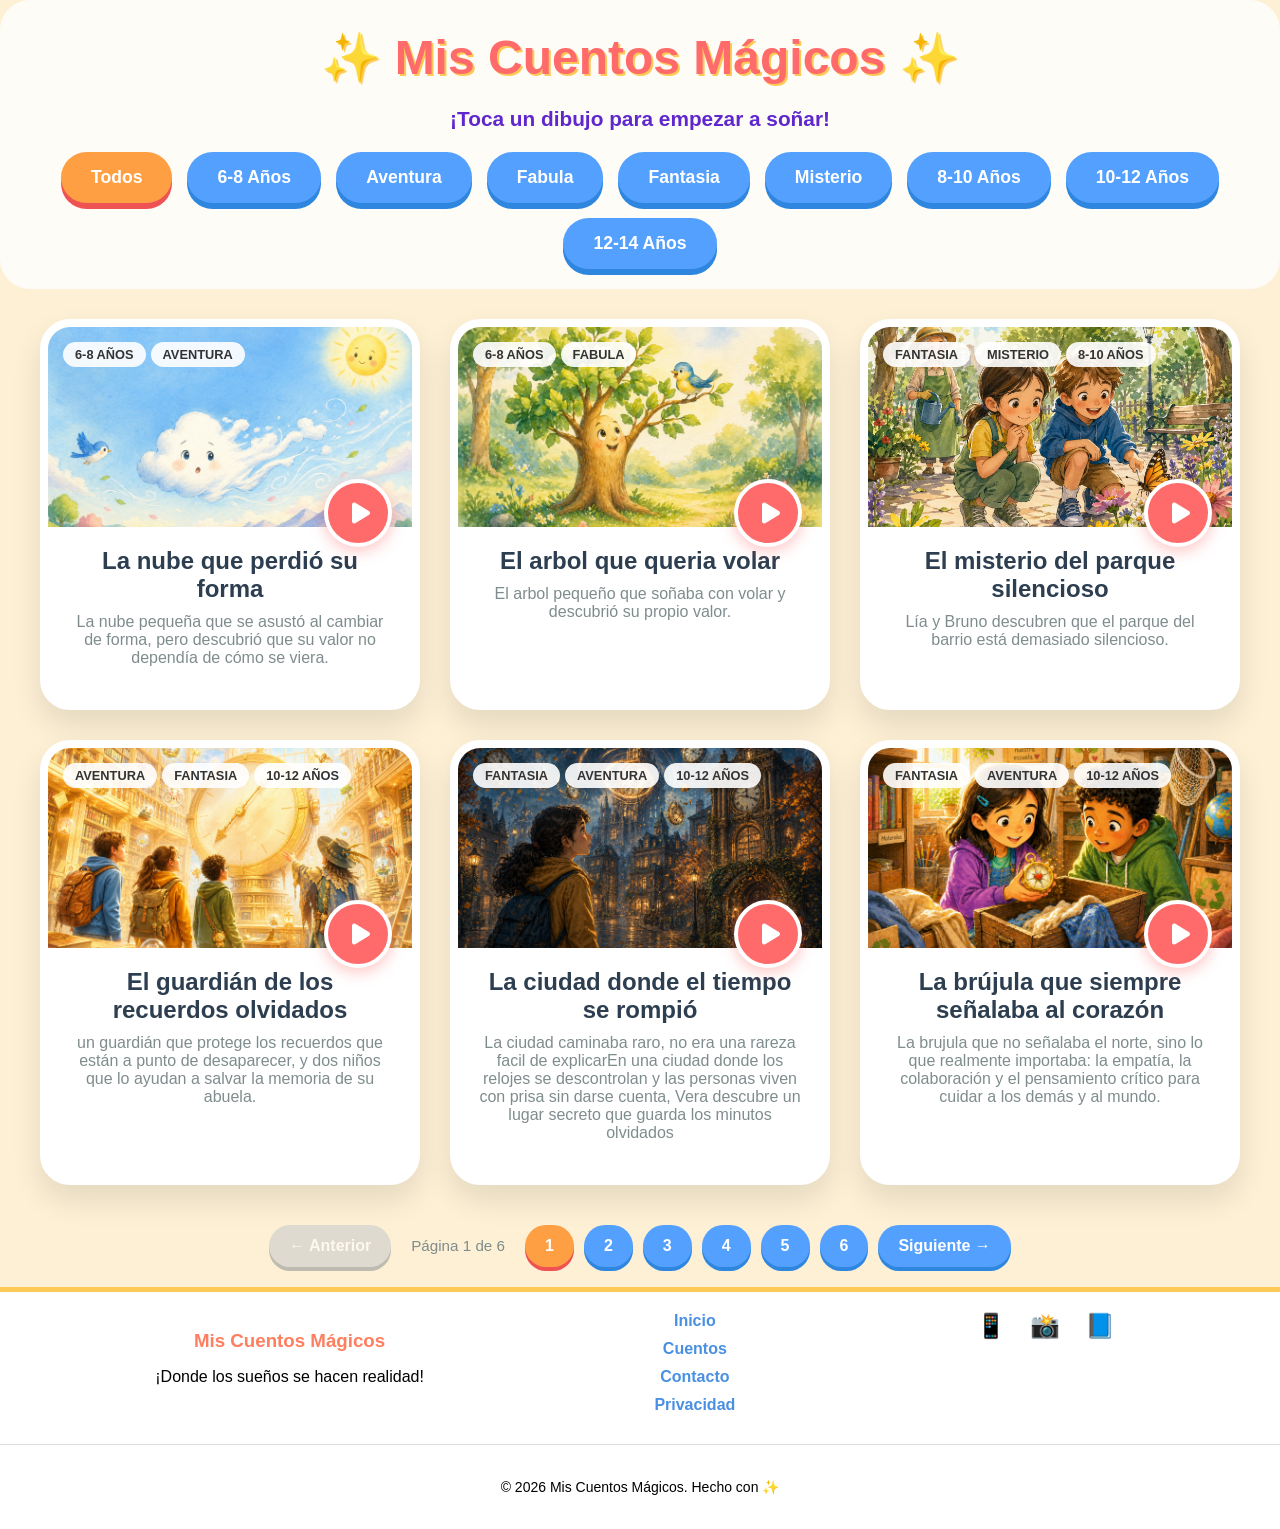
<file: index.html>
<!DOCTYPE html>
<html lang="es">
<head>
    <meta charset="UTF-8">
    <meta name="viewport" content="width=device-width, initial-scale=1.0">
    <title>¡Mundo de Cuentos Mágicos!</title>
    <link rel="stylesheet" href="./styles/style.css">
    <link rel="stylesheet" href="https://cdnjs.cloudflare.com/ajax/libs/font-awesome/6.0.0/css/all.min.css">
</head>
<body>

    <header class="cabecera-infantil">
        <h1 class="titulo-animado">✨ Mis Cuentos Mágicos ✨</h1>
        <p class="subtitulo">¡Toca un dibujo para empezar a soñar!</p>
        
        <nav id="menu-categorias" class="nube-botones">
            </nav>
    </header>

    <main id="contenedor-cuentos" class="rejilla-grafica">
        </main>

    <nav id="paginacion" class="paginacion-controles">
        </nav>

    <div id="modal-cuento" class="modal-libro">
        <div class="contenido-libro">
            <span class="cerrar-libro">&times;</span>
            <div id="modal-cuerpo">
                </div>
        </div>
    </div>
<footer class="footer-magico">
  <div class="footer-content">
    <div class="footer-section">
      <h3>Mis Cuentos Mágicos</h3>
      <p>¡Donde los sueños se hacen realidad!</p>
    </div>
    
    <div class="footer-links">
      <a href="index.html">Inicio</a>
      <a href="index.html">Cuentos</a>
      <a href="contacto.html">Contacto</a>
      <a href="privacidad.html">Privacidad</a>
    </div>

    <div class="footer-social">
      <span>📱</span>
      <span>📸</span>
      <span>📘</span>
    </div>
  </div>
  
  <div class="footer-bottom">
    <p>&copy; 2026 Mis Cuentos Mágicos. Hecho con ✨</p>
  </div>
</footer>
    <script src="./scripts/script.js"></script>
</body>
</html>
</file>
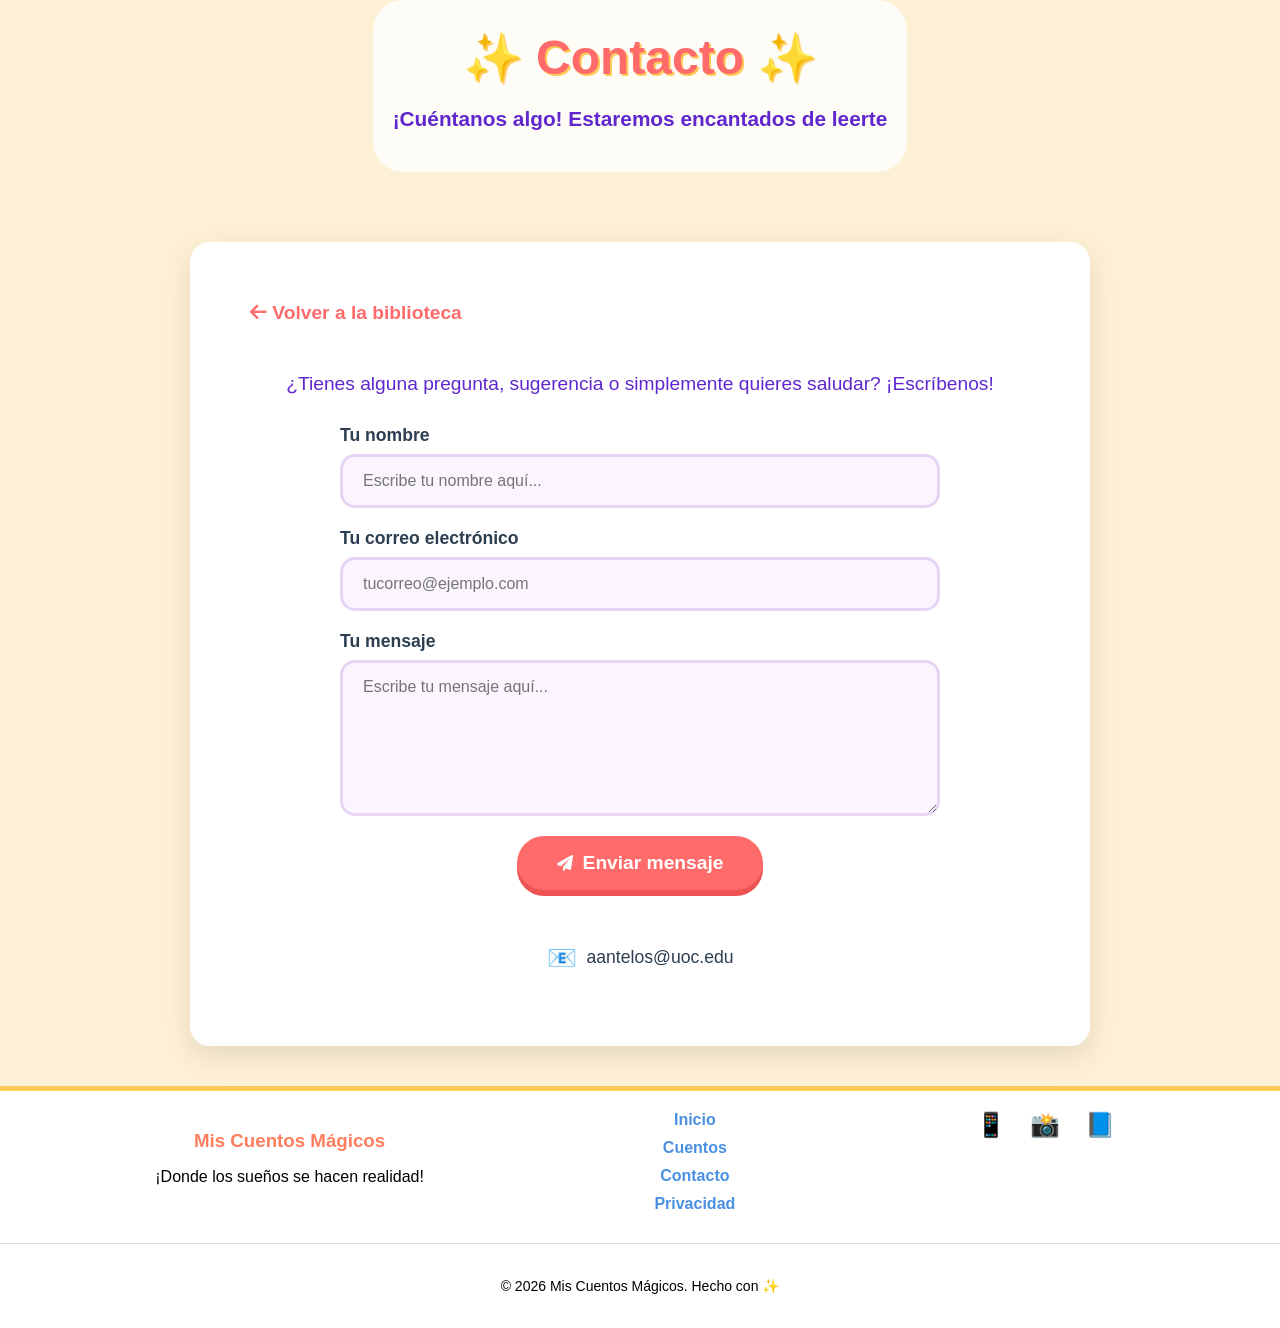
<file: contacto.html>
<!DOCTYPE html>
<html lang="es">
<head>
    <meta charset="UTF-8">
    <meta name="viewport" content="width=device-width, initial-scale=1.0">
    <title>Contacto - Mis Cuentos Mágicos</title>
    <link rel="stylesheet" href="./styles/style.css">
    <link rel="stylesheet" href="https://cdnjs.cloudflare.com/ajax/libs/font-awesome/6.0.0/css/all.min.css">
</head>
<body>

    <header class="cabecera-infantil">
        <h1 class="titulo-animado">✨ Contacto ✨</h1>
        <p class="subtitulo">¡Cuéntanos algo! Estaremos encantados de leerte</p>
    </header>

    <main class="libro-abierto">
        <a href="index.html" class="btn-volver"><i class="fas fa-arrow-left"></i> Volver a la biblioteca</a>

        <p class="contacto-intro">¿Tienes alguna pregunta, sugerencia o simplemente quieres saludar? ¡Escríbenos!</p>

        <form class="formulario-contacto" action="#" method="post">
            <div class="campo-formulario">
                <label for="nombre">Tu nombre</label>
                <input type="text" id="nombre" name="nombre" placeholder="Escribe tu nombre aquí..." required>
            </div>

            <div class="campo-formulario">
                <label for="email">Tu correo electrónico</label>
                <input type="email" id="email" name="email" placeholder="tucorreo@ejemplo.com" required>
            </div>

            <div class="campo-formulario">
                <label for="mensaje">Tu mensaje</label>
                <textarea id="mensaje" name="mensaje" rows="6" placeholder="Escribe tu mensaje aquí..." required></textarea>
            </div>

            <button type="submit" class="btn-enviar"><i class="fas fa-paper-plane"></i> Enviar mensaje</button>
        </form>

        <div class="contacto-info">
            <div class="contacto-item">
                <span>📧</span>
                <p>aantelos@uoc.edu</p>
            </div>
        </div>
    </main>

    <footer class="footer-magico">
        <div class="footer-content">
            <div class="footer-section">
                <h3>Mis Cuentos Mágicos</h3>
                <p>¡Donde los sueños se hacen realidad!</p>
            </div>
            <div class="footer-links">
                <a href="index.html">Inicio</a>
                <a href="index.html">Cuentos</a>
                <a href="contacto.html">Contacto</a>
                <a href="privacidad.html">Privacidad</a>
            </div>
            <div class="footer-social">
                <span>📱</span>
                <span>📸</span>
                <span>📘</span>
            </div>
        </div>
        <div class="footer-bottom">
            <p>&copy; 2026 Mis Cuentos Mágicos. Hecho con ✨</p>
        </div>
    </footer>

</body>
</html>
</file>
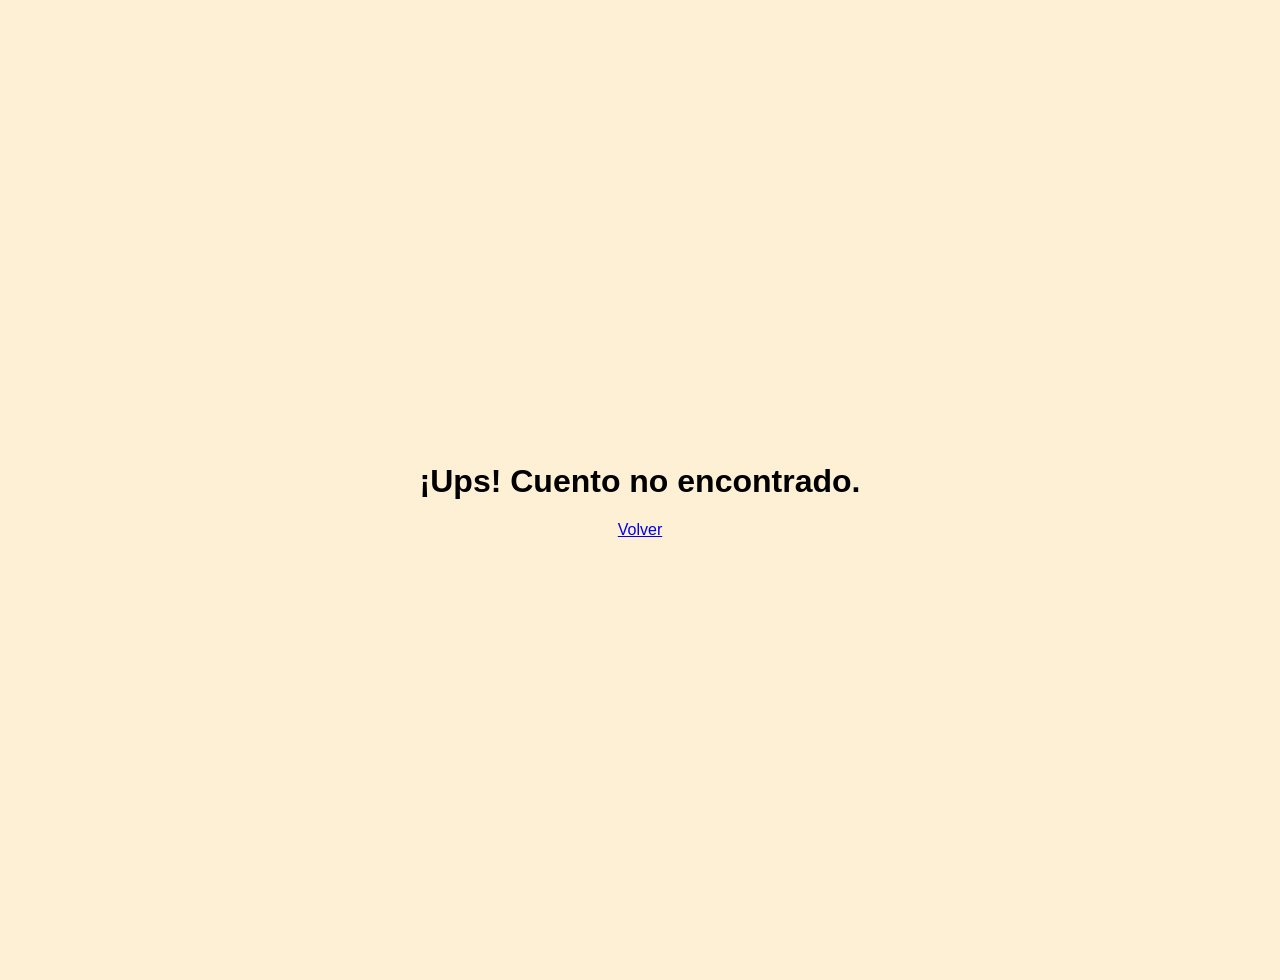
<file: cuento.html>
<!DOCTYPE html>
<html lang="es">
<head>
    <meta charset="UTF-8">
    <meta name="viewport" content="width=device-width, initial-scale=1.0">
    <title>Leyendo mi Cuento</title>
    <link rel="stylesheet" href="./styles/style.css">
    <link rel="stylesheet" href="https://cdnjs.cloudflare.com/ajax/libs/font-awesome/6.0.0/css/all.min.css">
</head>
<body class="cuerpo-lectura">

    <header class="cabecera-infantil">
        <h1 class="titulo-animado">✨ Mis Cuentos Mágicos ✨</h1>
        <p class="subtitulo">¡Disfruta leyendo este cuento!</p>
    </header>

    <div class="libro-abierto">
        <a href="index.html" class="btn-volver"><i class="fas fa-arrow-left"></i> Volver a la biblioteca</a>
        
        <header id="cabecera-cuento">
            </header>

        <article id="texto-cuento" class="texto-grande">
            </article>
    </div>

    <footer class="footer-magico">
  <div class="footer-content">
    <div class="footer-section">
      <h3>Mis Cuentos Mágicos</h3>
      <p>¡Donde los sueños se hacen realidad!</p>
    </div>
    
    <div class="footer-links">
      <a href="index.html">Inicio</a>
      <a href="index.html">Cuentos</a>
      <a href="contacto.html">Contacto</a>
      <a href="privacidad.html">Privacidad</a>
    </div>

    <div class="footer-social">
      <span>📱</span>
      <span>📸</span>
      <span>📘</span>
    </div>
  </div>
  
  <div class="footer-bottom">
    <p>&copy; 2026 Mis Cuentos Mágicos. Hecho con ✨</p>
  </div>
</footer>

    <script src="./scripts/script.js"></script>
    <script src="./scripts/lector.js"></script>
</body>
</html>
</file>
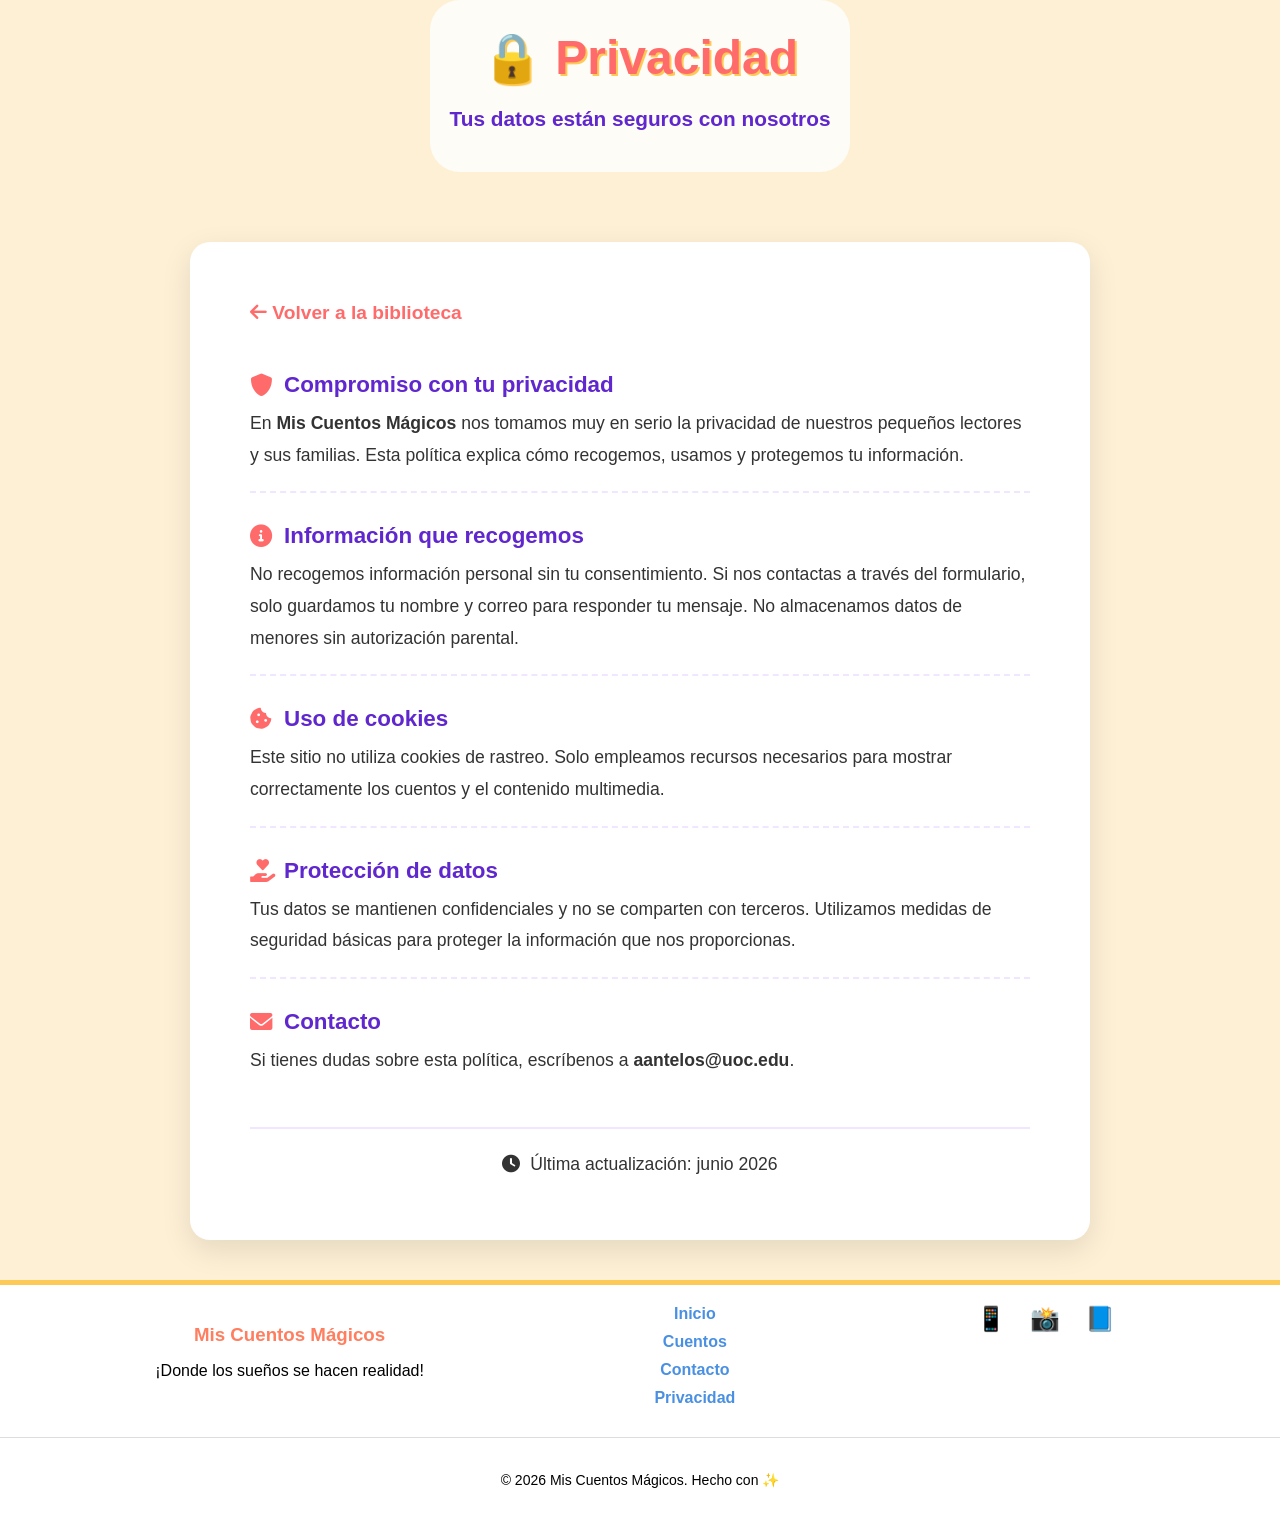
<file: privacidad.html>
<!DOCTYPE html>
<html lang="es">
<head>
    <meta charset="UTF-8">
    <meta name="viewport" content="width=device-width, initial-scale=1.0">
    <title>Privacidad - Mis Cuentos Mágicos</title>
    <link rel="stylesheet" href="./styles/style.css">
    <link rel="stylesheet" href="https://cdnjs.cloudflare.com/ajax/libs/font-awesome/6.0.0/css/all.min.css">
</head>
<body>

    <header class="cabecera-infantil">
        <h1 class="titulo-animado">🔒 Privacidad</h1>
        <p class="subtitulo">Tus datos están seguros con nosotros</p>
    </header>

    <main class="libro-abierto">
        <a href="index.html" class="btn-volver"><i class="fas fa-arrow-left"></i> Volver a la biblioteca</a>

        <div class="privacidad-contenido">
            <section>
                <h2><i class="fas fa-shield-alt"></i> Compromiso con tu privacidad</h2>
                <p>En <strong>Mis Cuentos Mágicos</strong> nos tomamos muy en serio la privacidad de nuestros pequeños lectores y sus familias. Esta política explica cómo recogemos, usamos y protegemos tu información.</p>
            </section>

            <section>
                <h2><i class="fas fa-info-circle"></i> Información que recogemos</h2>
                <p>No recogemos información personal sin tu consentimiento. Si nos contactas a través del formulario, solo guardamos tu nombre y correo para responder tu mensaje. No almacenamos datos de menores sin autorización parental.</p>
            </section>

            <section>
                <h2><i class="fas fa-cookie-bite"></i> Uso de cookies</h2>
                <p>Este sitio no utiliza cookies de rastreo. Solo empleamos recursos necesarios para mostrar correctamente los cuentos y el contenido multimedia.</p>
            </section>

            <section>
                <h2><i class="fas fa-hand-holding-heart"></i> Protección de datos</h2>
                <p>Tus datos se mantienen confidenciales y no se comparten con terceros. Utilizamos medidas de seguridad básicas para proteger la información que nos proporcionas.</p>
            </section>

            <section>
                <h2><i class="fas fa-envelope"></i> Contacto</h2>
                <p>Si tienes dudas sobre esta política, escríbenos a <strong>aantelos@uoc.edu</strong>.</p>
            </section>

            <p class="privacidad-actualizacion"><i class="fas fa-clock"></i> Última actualización: junio 2026</p>
        </div>
    </main>

    <footer class="footer-magico">
        <div class="footer-content">
            <div class="footer-section">
                <h3>Mis Cuentos Mágicos</h3>
                <p>¡Donde los sueños se hacen realidad!</p>
            </div>
            <div class="footer-links">
                <a href="index.html">Inicio</a>
                <a href="index.html">Cuentos</a>
                <a href="contacto.html">Contacto</a>
                <a href="privacidad.html">Privacidad</a>
            </div>
            <div class="footer-social">
                <span>📱</span>
                <span>📸</span>
                <span>📘</span>
            </div>
        </div>
        <div class="footer-bottom">
            <p>&copy; 2026 Mis Cuentos Mágicos. Hecho con ✨</p>
        </div>
    </footer>

</body>
</html>
</file>
<file: styles/style.css>
/* --- Estilos Generales --- */
body {
    font-family: 'Comic Sans MS', sans-serif;
    background-color: #fdf0d5;
    margin: 0;
    padding: 0;
    display: flex;
    flex-direction: column;
    min-height: 100vh;
    align-items: center;
}

.libro-abierto {
    background: white;
    width: 90%;
    max-width: 900px;
    margin: 40px auto;
    padding: 60px;
    border-radius: 20px;
    box-shadow: 0 10px 30px rgba(0,0,0,0.1);
    flex: 1;
    box-sizing: border-box;
    position: relative;
}

/* --- Cabecera --- */
.cabecera-infantil {
    text-align: center;
    padding: 20px;
    background: rgba(255, 255, 255, 0.8);
    border-radius: 30px;
    margin-bottom: 30px;
}

.titulo-animado {
    color: #ff6b6b;
    font-size: 3rem;
    text-shadow: 2px 2px 0px #feca57;
    margin: 10px 0;
}

.subtitulo {
    font-size: 1.3rem;
    color: #5f27cd;
    font-weight: bold;
}

/* --- Nube de Botones Gráfica --- */
.nube-botones {
    display: flex;
    justify-content: center;
    flex-wrap: wrap;
    gap: 15px;
    margin-top: 20px;
}

.btn-filtro {
    padding: 15px 30px;
    border: none;
    border-radius: 50px;
    background: #54a0ff;
    color: white;
    font-size: 1.1rem;
    font-weight: bold;
    cursor: pointer;
    box-shadow: 0 6px 0px #2e86de;
    transition: all 0.2s ease;
    text-transform: capitalize;
}

.btn-filtro:hover {
    transform: translateY(2px);
    box-shadow: 0 4px 0px #2e86de;
}

.btn-filtro.active {
    background: #ff9f43;
    box-shadow: 0 6px 0px #ee5253;
}

/* --- Rejilla de Tarjetas --- */
.rejilla-grafica {
    display: grid;
    grid-template-columns: repeat(auto-fill, minmax(300px, 1fr));
    gap: 30px;
    max-width: 1200px;
    margin: 0 auto;
}

.tarjeta-cuento {
    background: white;
    border-radius: 30px;
    overflow: hidden;
    box-shadow: 0 15px 30px rgba(0,0,0,0.1);
    transition: transform 0.3s ease;
    cursor: pointer;
    border: 8px solid white;
}

.tarjeta-cuento:hover {
    transform: scale(1.05) rotate(1deg);
}

.portada-contenedor {
    width: 100%;
    height: 200px;
    background-size: cover;
    background-position: center;
    background-repeat: no-repeat;
    position: relative;
}

.tags-contenedor {
    position: absolute;
    top: 15px; left: 15px;
    display: flex; gap: 5px;
}

.categoria-tag {
    background: rgba(255, 255, 255, 0.9);
    color: #333;
    padding: 5px 12px;
    border-radius: 20px;
    font-size: 0.8rem;
    font-weight: bold;
    text-transform: uppercase;
}

.info-cuento {
    padding: 20px;
    text-align: center;
}

.info-cuento h3 {
    margin: 0 0 10px 0;
    color: #2c3e50;
    font-size: 1.5rem;
}

.info-cuento p {
    font-size: 1rem;
    color: #7f8c8d;
    margin: 0 0 15px 0;
}

/* Botón flotante de Play */
.btn-play-flotante {
    position: absolute;
    bottom: -20px;
    right: 20px;
    width: 60px;
    height: 60px;
    background: #ff6b6b;
    border-radius: 50%;
    display: flex;
    align-items: center;
    justify-content: center;
    border: 4px solid white;
    box-shadow: 0 4px 15px rgba(255, 107, 107, 0.4);
    transition: all 0.3s cubic-bezier(0.175, 0.885, 0.32, 1.275);
}

.btn-play-flotante i {
    color: white;
    font-size: 1.5rem;
    margin-left: 5px;
}

.tarjeta-cuento:hover .btn-play-flotante {
    transform: scale(1.1) rotate(15deg);
    background: #54a0ff;
    box-shadow: 0 4px 20px rgba(84, 160, 255, 0.5);
}

/* --- Modal Estilo Libro Abierto --- */
.modal-libro {
    display: none;
    position: fixed;
    top: 0; left: 0;
    width: 100%; height: 100%;
    background: rgba(0,0,0,0.7);
    backdrop-filter: blur(5px);
    z-index: 1000;
}

.contenido-libro {
    background: white;
    background-image: linear-gradient(90deg, #f2f2f2 0%, #ffffff 5%, #ffffff 95%, #f2f2f2 100%);
    margin: 5vh auto;
    padding: 50px;
    width: 90%;
    max-width: 800px;
    border-radius: 15px;
    box-shadow: 0 20px 50px rgba(0,0,0,0.3);
    position: relative;
    max-height: 85vh;
    overflow-y: auto;
    border: 15px solid #8b4513;
}

.cerrar-libro {
    position: absolute;
    top: 15px; right: 25px;
    font-size: 40px;
    color: #8b4513;
    cursor: pointer;
    font-weight: bold;
}

/* --- Página de Lectura (cuento.html) --- */
.cuerpo-lectura {
    background-color: #fdf0d5;
    display: flex;
    justify-content: center;
    padding: 40px 20px;
}

.btn-volver {
    display: inline-block;
    margin-bottom: 30px;
    text-decoration: none;
    color: #ff6b6b;
    font-weight: bold;
    font-size: 1.2rem;
}

.texto-grande p {
    font-size: 1.5rem;
    line-height: 2;
    color: #333;
}

.video-contenedor {
    max-width: 100%;
    margin: 0 auto 30px auto;
    text-align: center;
    border-radius: 15px;
    overflow: hidden;
    box-shadow: 0 5px 15px rgba(0,0,0,0.2);
}

.video-contenedor video {
    width: 100% !important;
    height: auto !important;
    display: block;
    border-radius: 15px;
}

.video-contenedor iframe {
    width: 100% !important;
    height: auto !important;
    aspect-ratio: 16 / 9;
    border-radius: 15px;
    border: none;
}

#cabecera-cuento h1 {
    text-align: center;
    font-size: 2.5rem;
    color: #ff6b6b;
    margin-top: 0;
    margin-bottom: 20px;
}

#texto-cuento {
    text-align: center;
    max-width: 100%;
    margin: 0 auto;
}

#texto-cuento p {
    font-size: 1.4rem;
    line-height: 1.8;
    margin-bottom: 25px;
    color: #333;
}

#texto-cuento img {
    max-width: 100%;
    height: auto;
    display: block;
    margin: 20px auto;
    border-radius: 15px;
    box-shadow: 0 4px 10px rgba(0,0,0,0.05);
}

/* --- Paginación --- */
.paginacion-controles {
    display: flex;
    justify-content: center;
    align-items: center;
    gap: 10px;
    margin: 40px auto 20px;
    flex-wrap: wrap;
}

.btn-paginacion {
    padding: 12px 20px;
    border: none;
    border-radius: 50px;
    background: #54a0ff;
    color: white;
    font-size: 1rem;
    font-weight: bold;
    cursor: pointer;
    box-shadow: 0 4px 0px #2e86de;
    transition: all 0.2s ease;
}

.btn-paginacion:hover:not(:disabled) {
    transform: translateY(2px);
    box-shadow: 0 2px 0px #2e86de;
}

.btn-paginacion:disabled {
    background: #ccc;
    box-shadow: 0 4px 0px #999;
    cursor: not-allowed;
    opacity: 0.6;
}

.btn-paginacion.active {
    background: #ff9f43;
    box-shadow: 0 4px 0px #ee5253;
}

.info-paginacion {
    font-size: 0.95rem;
    color: #7f8c8d;
    margin: 0 10px;
}

/* --- Formulario de Contacto --- */
.contacto-intro {
    font-size: 1.2rem;
    color: #5f27cd;
    text-align: center;
    margin-bottom: 30px;
}

.formulario-contacto {
    display: flex;
    flex-direction: column;
    gap: 20px;
    max-width: 600px;
    margin: 0 auto;
}

.campo-formulario {
    display: flex;
    flex-direction: column;
    gap: 8px;
}

.campo-formulario label {
    font-weight: bold;
    color: #2c3e50;
    font-size: 1.1rem;
}

.campo-formulario input,
.campo-formulario textarea {
    padding: 15px 20px;
    border: 3px solid #e8d5f5;
    border-radius: 15px;
    font-family: 'Comic Sans MS', sans-serif;
    font-size: 1rem;
    background: #faf5ff;
    transition: border-color 0.3s ease;
    outline: none;
}

.campo-formulario input:focus,
.campo-formulario textarea:focus {
    border-color: #54a0ff;
    background: white;
}

.campo-formulario textarea {
    resize: vertical;
    min-height: 120px;
}

.btn-enviar {
    padding: 16px 40px;
    border: none;
    border-radius: 50px;
    background: #ff6b6b;
    color: white;
    font-size: 1.2rem;
    font-weight: bold;
    cursor: pointer;
    box-shadow: 0 6px 0px #ee5253;
    transition: all 0.2s ease;
    font-family: 'Comic Sans MS', sans-serif;
    display: inline-flex;
    align-items: center;
    justify-content: center;
    gap: 10px;
    align-self: center;
}

.btn-enviar:hover {
    transform: translateY(2px);
    box-shadow: 0 4px 0px #ee5253;
    background: #ff9f43;
}

.btn-enviar i {
    font-size: 1rem;
}

.contacto-info {
    display: flex;
    justify-content: center;
    gap: 40px;
    margin-top: 40px;
    flex-wrap: wrap;
}

.contacto-item {
    display: flex;
    align-items: center;
    gap: 10px;
    font-size: 1.1rem;
    color: #2c3e50;
}

.contacto-item span {
    font-size: 1.5rem;
}

/* --- Página de Privacidad --- */
.privacidad-contenido section {
    margin-bottom: 30px;
    padding-bottom: 20px;
    border-bottom: 2px dashed #f0e6ff;
}

.privacidad-contenido section:last-of-type {
    border-bottom: none;
}

.privacidad-contenido h2 {
    color: #5f27cd;
    font-size: 1.4rem;
    margin-bottom: 10px;
    display: flex;
    align-items: center;
    gap: 10px;
}

.privacidad-contenido h2 i {
    color: #ff6b6b;
    width: 24px;
}

.privacidad-contenido p {
    font-size: 1.1rem;
    line-height: 1.8;
    color: #333;
    margin: 0;
}

.privacidad-actualizacion {
    text-align: center;
    color: #7f8c8d;
    font-size: 0.9rem;
    margin-top: 30px;
    padding-top: 20px;
    border-top: 2px solid #f0e6ff;
}

.privacidad-actualizacion i {
    margin-right: 5px;
}

/* --- Footer --- */
.footer-magico {
    width: 100%;
    background-color: white;
    border-top: 5px solid #feca57;
    padding: 20px 0;
    text-align: center;
    margin-top: auto;
}

.footer-content {
    display: flex;
    justify-content: space-around;
    align-items: flex-start;
    flex-wrap: wrap;
    max-width: 1200px;
    margin: 0 auto;
}

.footer-section h3 {
    color: #ff7e5f;
    margin-bottom: 10px;
}

.footer-links {
    display: flex;
    flex-direction: column;
    gap: 10px;
}

.footer-links a {
    text-decoration: none;
    color: #4a90e2;
    font-weight: bold;
}

.footer-links a:hover {
    color: #ffb347;
}

.footer-social span {
    font-size: 24px;
    margin: 0 10px;
    cursor: pointer;
}

.footer-bottom {
    text-align: center;
    margin-top: 30px;
    padding-top: 20px;
    border-top: 1px solid #ddd;
    font-size: 14px;
}
</file>
